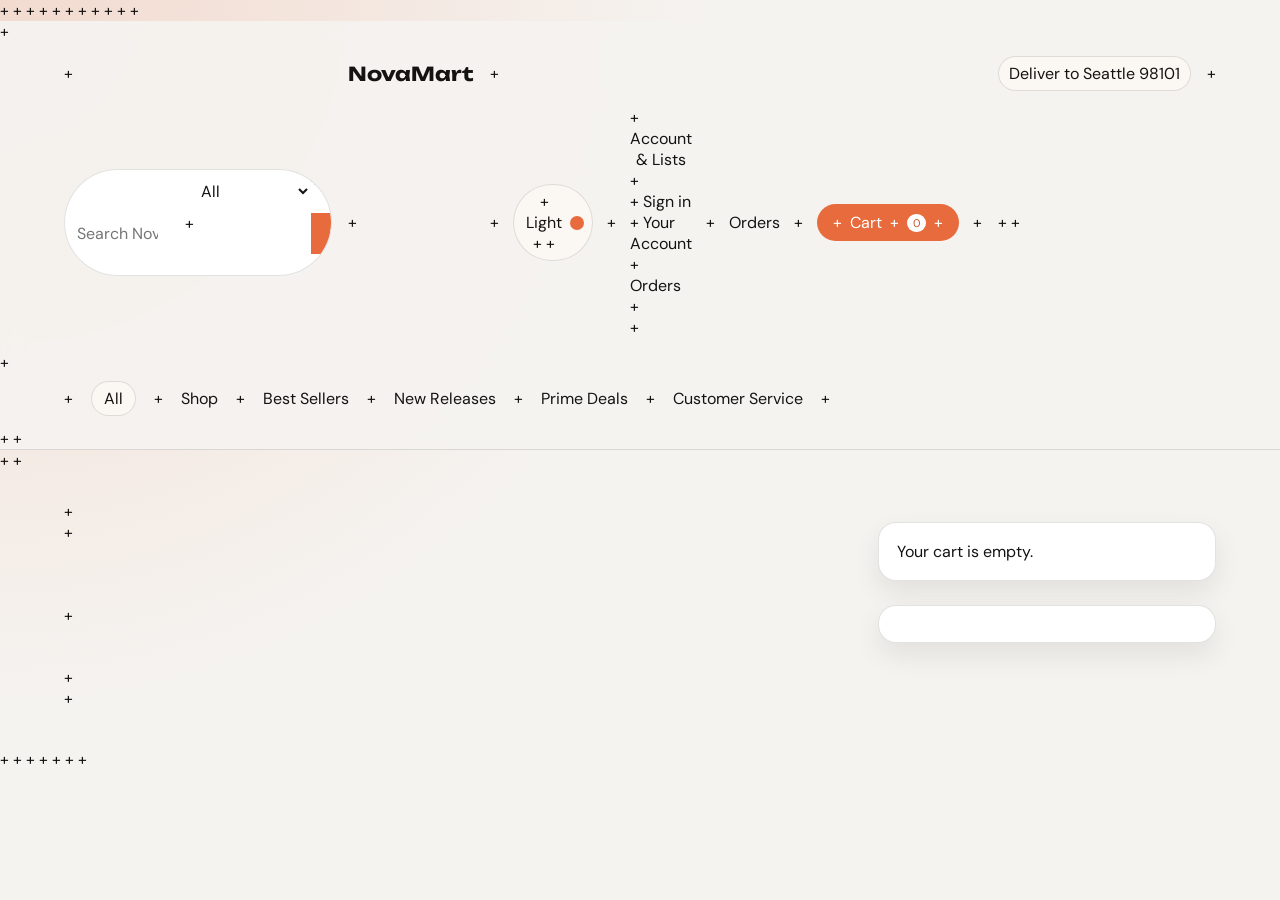
<file: cart.html>
<!DOCTYPE html>
<html lang="en">
+  <head>
+    <meta charset="UTF-8" />
+    <meta name="viewport" content="width=device-width, initial-scale=1.0" />
+    <title>NovaMart | Cart</title>
+    <link rel="preconnect" href="https://fonts.googleapis.com" />
+    <link rel="preconnect" href="https://fonts.gstatic.com" crossorigin />
+    <link
+      href="https://fonts.googleapis.com/css2?family=DM+Sans:wght@400;500;700&family=Unbounded:wght@500;700&display=swap"
+      rel="stylesheet"
+    />
+    <link rel="stylesheet" href="style.css" />
+  </head>
+  <body data-page="cart">
+    <header class="site-header" data-header>
+      <div class="topbar">
+        <a class="brand" href="index.html">NovaMart</a>
+        <button class="location" type="button">Deliver to <span>Seattle 98101</span></button>
+        <div class="search" data-search>
+          <select aria-label="Search category">
+            <option>All</option>
+            <option>Electronics</option>
+            <option>Home</option>
+            <option>Fashion</option>
+            <option>Sports</option>
+          </select>
+          <input type="search" placeholder="Search NovaMart" data-search-input />
+          <button class="search-btn" type="button">Search</button>
+          <div class="search-suggestions" data-search-suggestions></div>
+        </div>
+        <div class="top-actions">
+          <button class="theme-toggle" type="button" data-theme-toggle>
+            <span>Light</span>
+            <span class="toggle-dot"></span>
+          </button>
+          <div class="dropdown" data-dropdown>
+            <button class="link-button" type="button" data-dropdown-toggle>Account & Lists</button>
+            <div class="dropdown-menu">
+              <a href="login.html">Sign in</a>
+              <a href="login.html">Your Account</a>
+              <a href="orders.html">Orders</a>
+            </div>
+          </div>
+          <a class="orders" href="checkout.html">Orders</a>
+          <button class="cart-btn" type="button" data-cart-toggle>
+            <span>Cart</span>
+            <span class="badge" data-cart-count>0</span>
+          </button>
+        </div>
+        <button class="mobile-toggle" type="button" data-mobile-toggle>
+          <span></span>
+          <span></span>
+        </button>
+      </div>
+      <nav class="main-nav" data-nav>
+        <button class="mega-toggle" type="button" data-mega-toggle>All</button>
+        <a href="shop.html">Shop</a>
+        <a href="shop.html">Best Sellers</a>
+        <a href="shop.html">New Releases</a>
+        <a href="shop.html">Prime Deals</a>
+        <a href="shop.html">Customer Service</a>
+      </nav>
+      <div class="mega-menu" data-mega-menu>
+        <div class="mega-left">
+          <button class="mega-item active" data-mega-category="electronics">Electronics</button>
+          <button class="mega-item" data-mega-category="home">Home</button>
+          <button class="mega-item" data-mega-category="fashion">Fashion</button>
+          <button class="mega-item" data-mega-category="sports">Sports</button>
+        </div>
+        <div class="mega-content" data-mega-content></div>
+      </div>
+    </header>
+
+    <main class="cart-page" data-reveal>
+      <section class="cart-layout">
+        <div class="cart-table" data-cart-page></div>
+        <aside class="order-summary" data-order-summary></aside>
+      </section>
+    </main>
+
+    <div class="cart-drawer" data-cart-drawer>
+      <div class="cart-drawer-content">
+        <header>
+          <h3>Your Cart</h3>
+          <button class="ghost" type="button" data-cart-close>Close</button>
+        </header>
+        <div class="cart-items" data-cart-items></div>
+        <div class="cart-summary">
+          <div>
+            <span>Subtotal</span>
+            <strong data-cart-subtotal>$0.00</strong>
+          </div>
+          <a class="btn primary" href="cart.html">Go to cart</a>
+        </div>
+      </div>
+    </div>
+    <div class="toast" data-toast></div>
+    <button class="scroll-top" type="button" data-scroll-top>Top</button>
+    <script type="module" src="script.js"></script>
+  </body>
+</html>
</file>
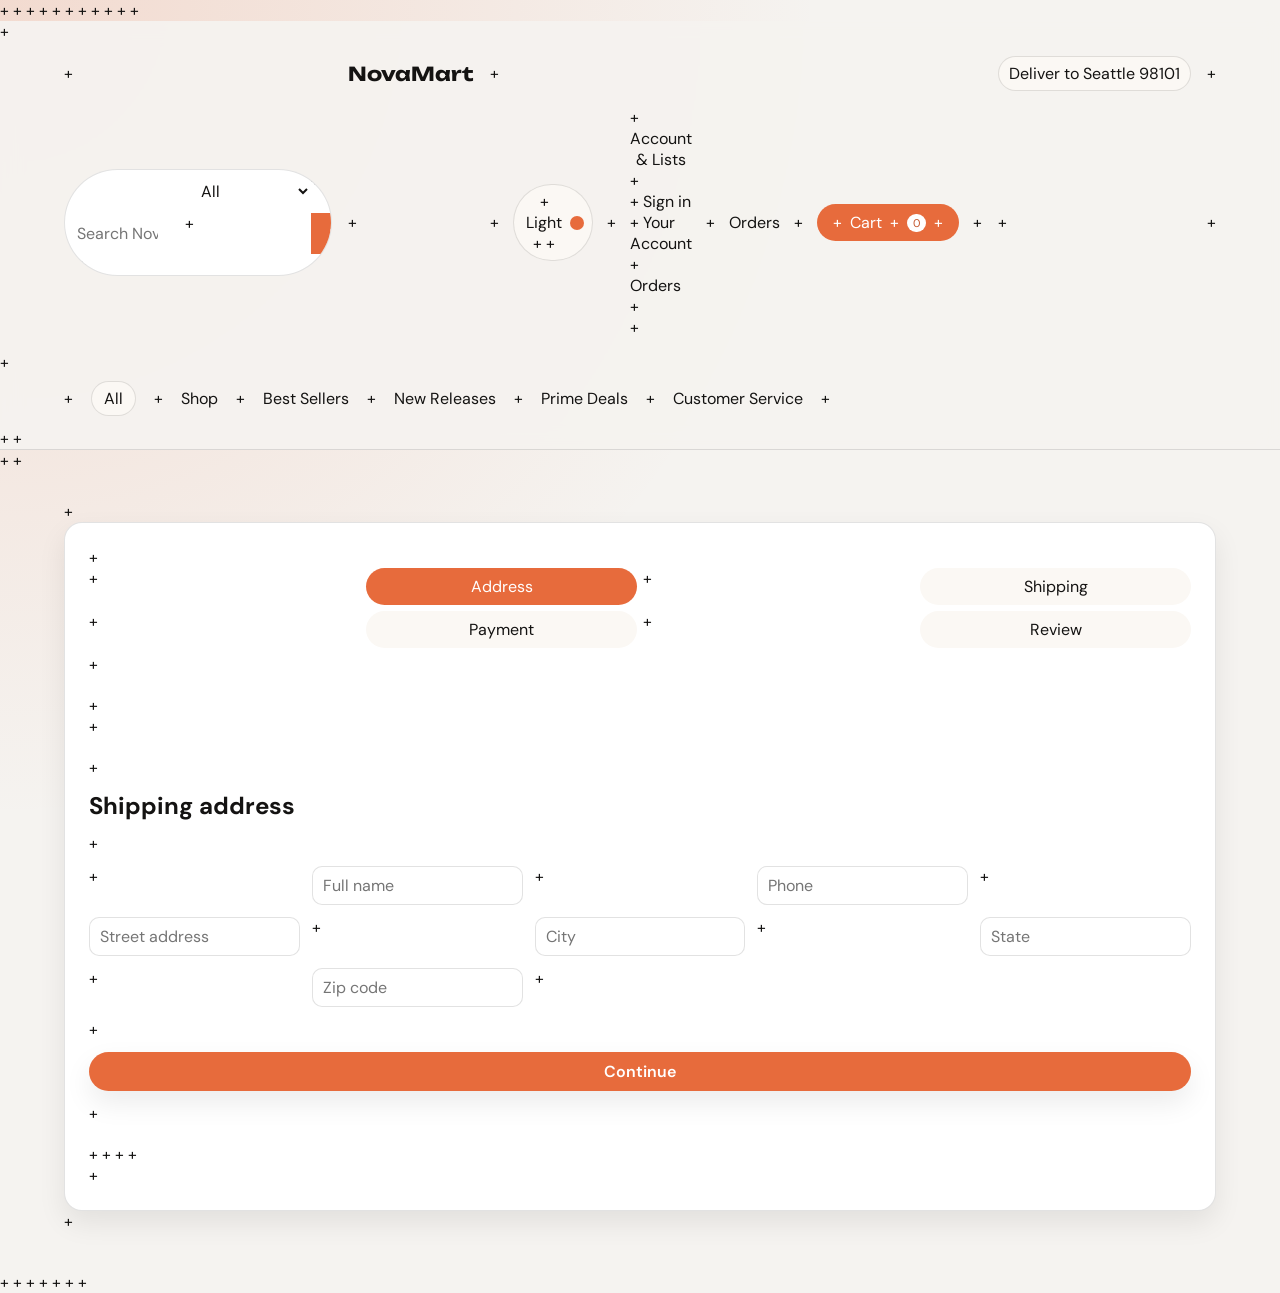
<file: checkout.html>
<!DOCTYPE html>
<html lang="en">
+  <head>
+    <meta charset="UTF-8" />
+    <meta name="viewport" content="width=device-width, initial-scale=1.0" />
+    <title>NovaMart | Checkout</title>
+    <link rel="preconnect" href="https://fonts.googleapis.com" />
+    <link rel="preconnect" href="https://fonts.gstatic.com" crossorigin />
+    <link
+      href="https://fonts.googleapis.com/css2?family=DM+Sans:wght@400;500;700&family=Unbounded:wght@500;700&display=swap"
+      rel="stylesheet"
+    />
+    <link rel="stylesheet" href="style.css" />
+  </head>
+  <body data-page="checkout">
+    <header class="site-header" data-header>
+      <div class="topbar">
+        <a class="brand" href="index.html">NovaMart</a>
+        <button class="location" type="button">Deliver to <span>Seattle 98101</span></button>
+        <div class="search" data-search>
+          <select aria-label="Search category">
+            <option>All</option>
+            <option>Electronics</option>
+            <option>Home</option>
+            <option>Fashion</option>
+            <option>Sports</option>
+          </select>
+          <input type="search" placeholder="Search NovaMart" data-search-input />
+          <button class="search-btn" type="button">Search</button>
+          <div class="search-suggestions" data-search-suggestions></div>
+        </div>
+        <div class="top-actions">
+          <button class="theme-toggle" type="button" data-theme-toggle>
+            <span>Light</span>
+            <span class="toggle-dot"></span>
+          </button>
+          <div class="dropdown" data-dropdown>
+            <button class="link-button" type="button" data-dropdown-toggle>Account & Lists</button>
+            <div class="dropdown-menu">
+              <a href="login.html">Sign in</a>
+              <a href="login.html">Your Account</a>
+              <a href="orders.html">Orders</a>
+            </div>
+          </div>
+          <a class="orders" href="checkout.html">Orders</a>
+          <button class="cart-btn" type="button" data-cart-toggle>
+            <span>Cart</span>
+            <span class="badge" data-cart-count>0</span>
+          </button>
+        </div>
+        <button class="mobile-toggle" type="button" data-mobile-toggle>
+          <span></span>
+          <span></span>
+        </button>
+      </div>
+      <nav class="main-nav" data-nav>
+        <button class="mega-toggle" type="button" data-mega-toggle>All</button>
+        <a href="shop.html">Shop</a>
+        <a href="shop.html">Best Sellers</a>
+        <a href="shop.html">New Releases</a>
+        <a href="shop.html">Prime Deals</a>
+        <a href="shop.html">Customer Service</a>
+      </nav>
+      <div class="mega-menu" data-mega-menu>
+        <div class="mega-left">
+          <button class="mega-item active" data-mega-category="electronics">Electronics</button>
+          <button class="mega-item" data-mega-category="home">Home</button>
+          <button class="mega-item" data-mega-category="fashion">Fashion</button>
+          <button class="mega-item" data-mega-category="sports">Sports</button>
+        </div>
+        <div class="mega-content" data-mega-content></div>
+      </div>
+    </header>
+
+    <main class="checkout-page" data-reveal>
+      <section class="checkout-card">
+        <div class="checkout-progress" data-checkout-progress>
+          <span class="active">Address</span>
+          <span>Shipping</span>
+          <span>Payment</span>
+          <span>Review</span>
+        </div>
+        <div class="checkout-steps" data-checkout-steps>
+          <form class="checkout-step active" data-step="0">
+            <h2>Shipping address</h2>
+            <div class="grid">
+              <input type="text" placeholder="Full name" required />
+              <input type="text" placeholder="Phone" required />
+              <input type="text" placeholder="Street address" required />
+              <input type="text" placeholder="City" required />
+              <input type="text" placeholder="State" required />
+              <input type="text" placeholder="Zip code" required />
+            </div>
+            <button class="btn primary" type="button" data-next-step>Continue</button>
+          </form>
+          <form class="checkout-step" data-step="1">
+            <h2>Shipping method</h2>
+            <label class="radio"><input type="radio" name="ship" checked /> Standard (3-5 days)</label>
+            <label class="radio"><input type="radio" name="ship" /> Express (1-2 days)</label>
+            <button class="btn primary" type="button" data-next-step>Continue</button>
+          </form>
+          <form class="checkout-step" data-step="2">
+            <h2>Payment</h2>
+            <div class="grid">
+              <input type="text" placeholder="Card number" required />
+              <input type="text" placeholder="Name on card" required />
+              <input type="text" placeholder="MM/YY" required />
+              <input type="text" placeholder="CVV" required />
+            </div>
+            <button class="btn primary" type="button" data-next-step>Continue</button>
+          </form>
+          <div class="checkout-step" data-step="3">
+            <h2>Review and place order</h2>
+            <p>Everything looks good. Place your order to confirm.</p>
+            <button class="btn primary" type="button" data-place-order>Place order</button>
+            <div class="order-confirmation" data-order-confirmation>Order confirmed. Thank you.</div>
+          </div>
+        </div>
+      </section>
+    </main>
+
+    <div class="cart-drawer" data-cart-drawer>
+      <div class="cart-drawer-content">
+        <header>
+          <h3>Your Cart</h3>
+          <button class="ghost" type="button" data-cart-close>Close</button>
+        </header>
+        <div class="cart-items" data-cart-items></div>
+        <div class="cart-summary">
+          <div>
+            <span>Subtotal</span>
+            <strong data-cart-subtotal>$0.00</strong>
+          </div>
+          <a class="btn primary" href="cart.html">Go to cart</a>
+        </div>
+      </div>
+    </div>
+    <div class="toast" data-toast></div>
+    <button class="scroll-top" type="button" data-scroll-top>Top</button>
+    <script type="module" src="script.js"></script>
+  </body>
+</html>
</file>
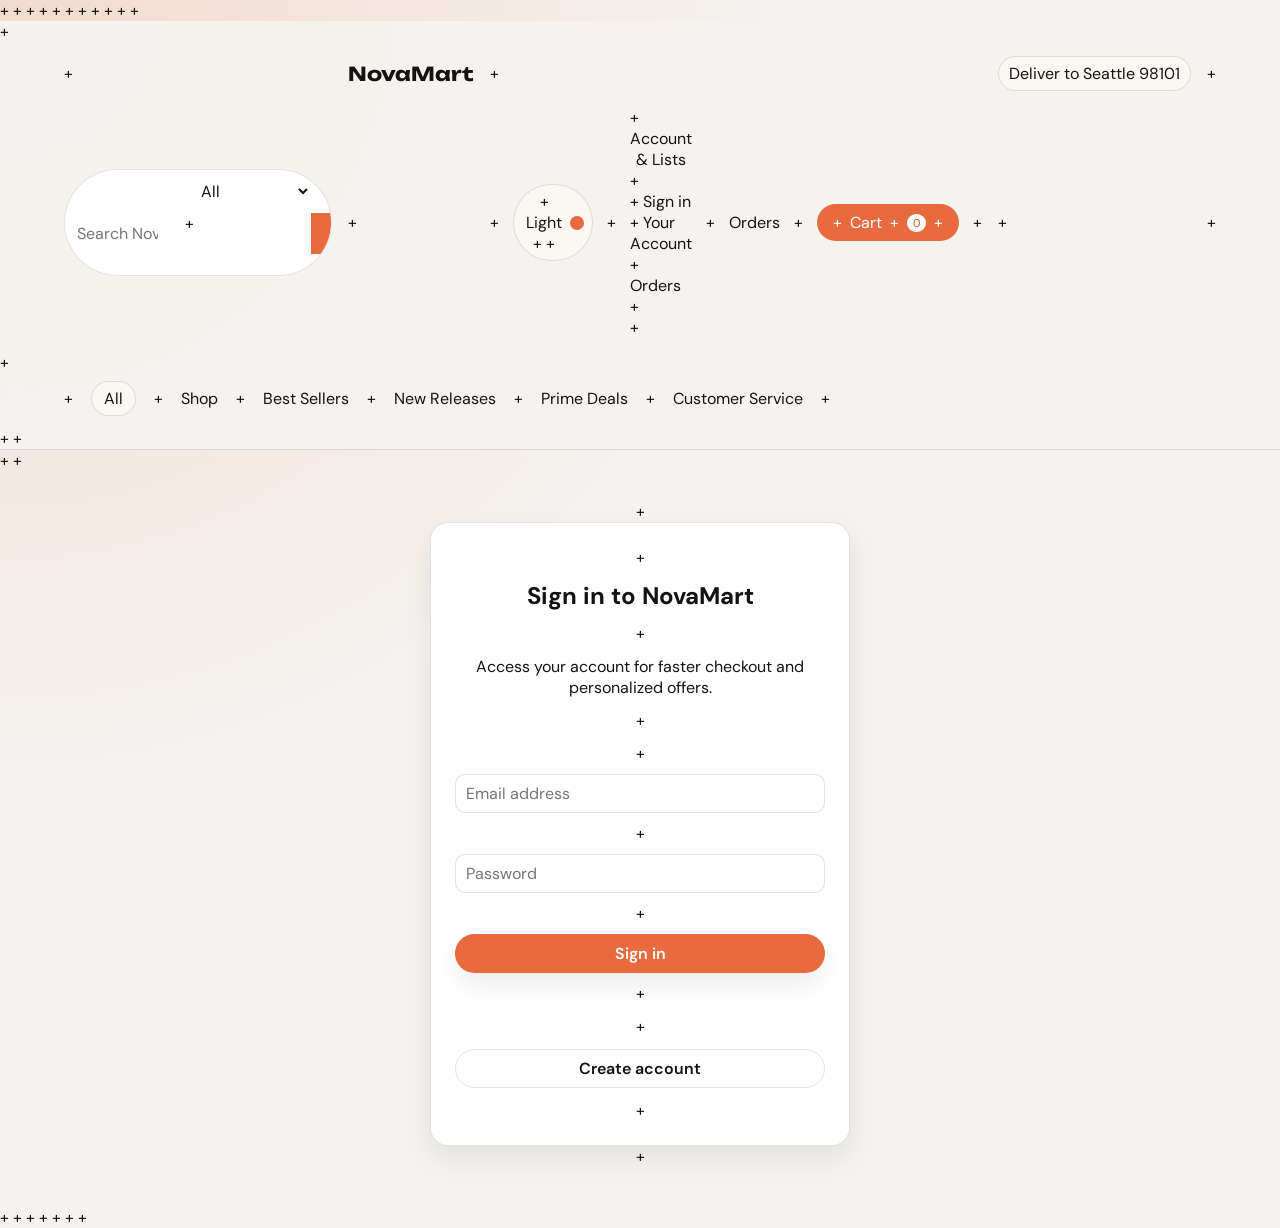
<file: login.html>
<!DOCTYPE html>
<html lang="en">
+  <head>
+    <meta charset="UTF-8" />
+    <meta name="viewport" content="width=device-width, initial-scale=1.0" />
+    <title>NovaMart | Sign In</title>
+    <link rel="preconnect" href="https://fonts.googleapis.com" />
+    <link rel="preconnect" href="https://fonts.gstatic.com" crossorigin />
+    <link
+      href="https://fonts.googleapis.com/css2?family=DM+Sans:wght@400;500;700&family=Unbounded:wght@500;700&display=swap"
+      rel="stylesheet"
+    />
+    <link rel="stylesheet" href="style.css" />
+  </head>
+  <body data-page="login">
+    <header class="site-header" data-header>
+      <div class="topbar">
+        <a class="brand" href="index.html">NovaMart</a>
+        <button class="location" type="button">Deliver to <span>Seattle 98101</span></button>
+        <div class="search" data-search>
+          <select aria-label="Search category">
+            <option>All</option>
+            <option>Electronics</option>
+            <option>Home</option>
+            <option>Fashion</option>
+            <option>Sports</option>
+          </select>
+          <input type="search" placeholder="Search NovaMart" data-search-input />
+          <button class="search-btn" type="button">Search</button>
+          <div class="search-suggestions" data-search-suggestions></div>
+        </div>
+        <div class="top-actions">
+          <button class="theme-toggle" type="button" data-theme-toggle>
+            <span>Light</span>
+            <span class="toggle-dot"></span>
+          </button>
+          <div class="dropdown" data-dropdown>
+            <button class="link-button" type="button" data-dropdown-toggle>Account & Lists</button>
+            <div class="dropdown-menu">
+              <a href="login.html">Sign in</a>
+              <a href="login.html">Your Account</a>
+              <a href="orders.html">Orders</a>
+            </div>
+          </div>
+          <a class="orders" href="checkout.html">Orders</a>
+          <button class="cart-btn" type="button" data-cart-toggle>
+            <span>Cart</span>
+            <span class="badge" data-cart-count>0</span>
+          </button>
+        </div>
+        <button class="mobile-toggle" type="button" data-mobile-toggle>
+          <span></span>
+          <span></span>
+        </button>
+      </div>
+      <nav class="main-nav" data-nav>
+        <button class="mega-toggle" type="button" data-mega-toggle>All</button>
+        <a href="shop.html">Shop</a>
+        <a href="shop.html">Best Sellers</a>
+        <a href="shop.html">New Releases</a>
+        <a href="shop.html">Prime Deals</a>
+        <a href="shop.html">Customer Service</a>
+      </nav>
+      <div class="mega-menu" data-mega-menu>
+        <div class="mega-left">
+          <button class="mega-item active" data-mega-category="electronics">Electronics</button>
+          <button class="mega-item" data-mega-category="home">Home</button>
+          <button class="mega-item" data-mega-category="fashion">Fashion</button>
+          <button class="mega-item" data-mega-category="sports">Sports</button>
+        </div>
+        <div class="mega-content" data-mega-content></div>
+      </div>
+    </header>
+
+    <main class="login-page" data-reveal>
+      <section class="login-card">
+        <h1>Sign in to NovaMart</h1>
+        <p>Access your account for faster checkout and personalized offers.</p>
+        <form class="login-form" data-login-form>
+          <input type="email" placeholder="Email address" required />
+          <input type="password" placeholder="Password" required />
+          <button class="btn primary" type="submit">Sign in</button>
+        </form>
+        <button class="btn ghost" type="button">Create account</button>
+      </section>
+    </main>
+
+    <div class="cart-drawer" data-cart-drawer>
+      <div class="cart-drawer-content">
+        <header>
+          <h3>Your Cart</h3>
+          <button class="ghost" type="button" data-cart-close>Close</button>
+        </header>
+        <div class="cart-items" data-cart-items></div>
+        <div class="cart-summary">
+          <div>
+            <span>Subtotal</span>
+            <strong data-cart-subtotal>$0.00</strong>
+          </div>
+          <a class="btn primary" href="cart.html">Go to cart</a>
+        </div>
+      </div>
+    </div>
+    <div class="toast" data-toast></div>
+    <button class="scroll-top" type="button" data-scroll-top>Top</button>
+    <script type="module" src="script.js"></script>
+  </body>
+</html>
</file>
<file: style.css>
:root {
  color-scheme: light;
  --bg: #f5f3f0;
  --surface: #ffffff;
  --surface-alt: #fbf8f4;
  --text: #141312;
  --text-muted: #6b6560;
  --accent: #e76b3c;
  --accent-dark: #c4572f;
  --border: rgba(20, 19, 18, 0.12);
  --shadow: 0 18px 40px rgba(0, 0, 0, 0.12);
  --shadow-soft: 0 12px 28px rgba(0, 0, 0, 0.08);
  --radius: 18px;
  --radius-sm: 12px;
  --transition: 0.25s ease;
}

[data-theme="dark"] {
  color-scheme: dark;
  --bg: #141312;
  --surface: #1c1b19;
  --surface-alt: #221f1c;
  --text: #f5f1ec;
  --text-muted: #b3aca6;
  --accent: #f2a45d;
  --accent-dark: #da8743;
  --border: rgba(245, 241, 236, 0.18);
  --shadow: 0 18px 40px rgba(0, 0, 0, 0.4);
  --shadow-soft: 0 12px 28px rgba(0, 0, 0, 0.28);
}

* {
  box-sizing: border-box;
  margin: 0;
  padding: 0;
}

body {
  font-family: "DM Sans", sans-serif;
  background: radial-gradient(circle at top left, rgba(231, 107, 60, 0.18), transparent 45%),
    var(--bg);
  color: var(--text);
  min-height: 100vh;
}

a {
  color: inherit;
  text-decoration: none;
}

button,
input,
select {
  font: inherit;
  color: inherit;
}

img {
  max-width: 100%;
  display: block;
}

.site-header {
  position: sticky;
  top: 0;
  z-index: 40;
  background: rgba(245, 243, 240, 0.94);
  border-bottom: 1px solid var(--border);
  backdrop-filter: blur(10px);
}

[data-theme="dark"] .site-header {
  background: rgba(20, 19, 18, 0.92);
}

.topbar {
  display: grid;
  grid-template-columns: auto auto 1fr auto auto;
  align-items: center;
  gap: 16px;
  padding: 14px 5vw;
}

.brand {
  font-family: "Unbounded", sans-serif;
  font-size: 1.2rem;
  font-weight: 700;
}

.location {
  border: 1px solid var(--border);
  background: var(--surface-alt);
  padding: 6px 10px;
  border-radius: 999px;
  cursor: pointer;
}

.search {
  display: grid;
  grid-template-columns: 120px 1fr auto;
  background: var(--surface);
  border: 1px solid var(--border);
  border-radius: 999px;
  overflow: hidden;
  position: relative;
}

.search select,
.search input {
  border: none;
  padding: 10px 12px;
  background: transparent;
}

.search input:focus {
  outline: none;
}

.search-btn {
  border: none;
  background: var(--accent);
  color: #fff;
  padding: 10px 18px;
  cursor: pointer;
}

.search-suggestions {
  position: absolute;
  top: 110%;
  left: 0;
  right: 0;
  background: var(--surface);
  border-radius: var(--radius-sm);
  border: 1px solid var(--border);
  box-shadow: var(--shadow-soft);
  display: none;
  padding: 8px;
  z-index: 30;
}

.search-suggestions.open {
  display: grid;
  gap: 6px;
}

.search-suggestions button {
  border: none;
  background: transparent;
  text-align: left;
  padding: 6px 8px;
  border-radius: 8px;
  cursor: pointer;
}

.search-suggestions button:hover {
  background: var(--surface-alt);
}

.top-actions {
  display: flex;
  align-items: center;
  gap: 14px;
}

.theme-toggle {
  border: 1px solid var(--border);
  background: var(--surface-alt);
  border-radius: 999px;
  padding: 6px 30px 6px 12px;
  position: relative;
  cursor: pointer;
}

.theme-toggle .toggle-dot {
  position: absolute;
  right: 8px;
  top: 50%;
  width: 14px;
  height: 14px;
  border-radius: 50%;
  background: var(--accent);
  transform: translateY(-50%);
  transition: transform var(--transition);
}

[data-theme="dark"] .theme-toggle .toggle-dot {
  transform: translate(-14px, -50%);
}

.link-button,
.orders {
  border: none;
  background: transparent;
  cursor: pointer;
}

.cart-btn {
  border: none;
  background: var(--accent);
  color: #fff;
  border-radius: 999px;
  padding: 8px 16px;
  display: flex;
  align-items: center;
  gap: 8px;
  cursor: pointer;
  position: relative;
}

.badge {
  background: #fff;
  color: var(--accent-dark);
  border-radius: 999px;
  padding: 2px 6px;
  font-size: 0.7rem;
}

.mobile-toggle {
  display: none;
  border: none;
  background: transparent;
  cursor: pointer;
  gap: 4px;
  flex-direction: column;
}

.mobile-toggle span {
  width: 20px;
  height: 2px;
  background: var(--text);
}

.main-nav {
  display: flex;
  align-items: center;
  gap: 18px;
  padding: 8px 5vw 12px;
}

.mega-toggle {
  border: 1px solid var(--border);
  background: var(--surface-alt);
  border-radius: 999px;
  padding: 6px 12px;
  cursor: pointer;
}

.mega-menu {
  position: absolute;
  top: 100%;
  left: 0;
  right: 0;
  background: var(--surface);
  border-bottom: 1px solid var(--border);
  box-shadow: var(--shadow);
  display: none;
  grid-template-columns: 200px 1fr;
  gap: 24px;
  padding: 24px 5vw;
  transform-origin: top;
  animation: slideFade 0.3s ease;
}

.mega-menu.open {
  display: grid;
}

.mega-left {
  display: grid;
  gap: 10px;
}

.mega-item {
  border: none;
  background: var(--surface-alt);
  padding: 10px 12px;
  border-radius: 10px;
  text-align: left;
  cursor: pointer;
}

.mega-item.active {
  background: var(--accent);
  color: #fff;
}

.mega-content {
  display: grid;
  grid-template-columns: repeat(auto-fit, minmax(180px, 1fr));
  gap: 16px;
}

.mega-card {
  background: var(--surface-alt);
  border-radius: 14px;
  padding: 12px;
  display: grid;
  gap: 8px;
}

.hero {
  position: relative;
  overflow: hidden;
}

.hero-track {
  display: flex;
  transition: transform 0.6s ease;
}

.hero-slide {
  min-width: 100%;
  padding: 80px 8vw;
  display: grid;
  grid-template-columns: repeat(auto-fit, minmax(260px, 1fr));
  align-items: center;
  gap: 24px;
  background: var(--surface-alt);
}

.hero-slide h1 {
  font-family: "Unbounded", sans-serif;
  font-size: clamp(2rem, 3.8vw, 3.4rem);
}

.hero-slide p {
  color: var(--text-muted);
  margin: 12px 0 20px;
}

.hero-controls {
  position: absolute;
  left: 5vw;
  right: 5vw;
  bottom: 20px;
  display: flex;
  justify-content: space-between;
}

.hero-controls .ghost {
  border: 1px solid var(--border);
  background: var(--surface);
  border-radius: 999px;
  padding: 6px 12px;
  cursor: pointer;
}

.hero-indicators {
  position: absolute;
  bottom: 20px;
  left: 50%;
  transform: translateX(-50%);
  display: flex;
  gap: 6px;
}

.hero-indicators span {
  width: 8px;
  height: 8px;
  border-radius: 50%;
  background: var(--border);
}

.hero-indicators span.active {
  background: var(--accent);
}

.section-header {
  display: flex;
  align-items: center;
  justify-content: space-between;
  gap: 16px;
  padding: 30px 5vw 16px;
}

.section-header h2 {
  font-family: "Unbounded", sans-serif;
  font-size: 1.6rem;
}

.section-header p {
  color: var(--text-muted);
}

.deals,
.product-grid-section,
.recommendations {
  padding-bottom: 20px;
}

.scroll-row {
  display: grid;
  grid-template-columns: auto 1fr auto;
  align-items: center;
  gap: 12px;
  padding: 0 5vw 20px;
}

.scroll-btn {
  border: 1px solid var(--border);
  background: var(--surface);
  border-radius: 999px;
  width: 34px;
  height: 34px;
  cursor: pointer;
}

.deal-track,
.carousel-track {
  display: grid;
  grid-auto-flow: column;
  grid-auto-columns: minmax(200px, 1fr);
  gap: 14px;
  overflow-x: auto;
  scroll-snap-type: x mandatory;
  padding-bottom: 10px;
}

.deal-track::-webkit-scrollbar,
.carousel-track::-webkit-scrollbar {
  height: 6px;
}

.deal-track::-webkit-scrollbar-thumb,
.carousel-track::-webkit-scrollbar-thumb {
  background: var(--border);
  border-radius: 999px;
}

.product-card,
.deal-card {
  background: var(--surface);
  border-radius: var(--radius);
  padding: 14px;
  display: grid;
  gap: 10px;
  box-shadow: var(--shadow-soft);
  border: 1px solid var(--border);
  position: relative;
  overflow: hidden;
  scroll-snap-align: start;
  transition: transform var(--transition), box-shadow var(--transition);
}

.product-card:hover,
.deal-card:hover {
  transform: translateY(-6px);
  box-shadow: var(--shadow);
}

.product-card img {
  border-radius: 12px;
  height: 180px;
  object-fit: cover;
  transition: transform var(--transition);
}

.product-card:hover img {
  transform: scale(1.05);
}

.product-actions {
  display: grid;
  gap: 8px;
}

.product-card .quick-view {
  opacity: 0;
  transform: translateY(10px);
  transition: var(--transition);
}

.product-card:hover .quick-view {
  opacity: 1;
  transform: translateY(0);
}

.wishlist {
  position: absolute;
  top: 12px;
  right: 12px;
  border: none;
  background: rgba(255, 255, 255, 0.9);
  border-radius: 50%;
  width: 32px;
  height: 32px;
  cursor: pointer;
  transition: transform var(--transition);
}

.wishlist.active {
  transform: scale(1.1);
}

.product-grid {
  display: grid;
  grid-template-columns: repeat(auto-fit, minmax(220px, 1fr));
  gap: 16px;
  padding: 0 5vw 30px;
}

.btn {
  border-radius: 999px;
  padding: 8px 16px;
  border: 1px solid transparent;
  cursor: pointer;
  font-weight: 600;
  transition: transform var(--transition), box-shadow var(--transition);
}

.btn.primary {
  background: var(--accent);
  color: #fff;
  box-shadow: var(--shadow-soft);
}

.btn.primary:hover {
  transform: translateY(-2px);
  box-shadow: var(--shadow);
}

.btn.ghost {
  border: 1px solid var(--border);
  background: transparent;
}

.link {
  color: var(--accent);
  font-weight: 600;
}

.shop-layout {
  display: grid;
  grid-template-columns: 260px 1fr;
  gap: 20px;
  padding: 20px 5vw 40px;
}

.filters {
  background: var(--surface);
  border-radius: var(--radius);
  padding: 18px;
  display: grid;
  gap: 16px;
  border: 1px solid var(--border);
  box-shadow: var(--shadow-soft);
}

.filters label {
  display: grid;
  gap: 8px;
}

.checkbox {
  display: flex;
  align-items: center;
  gap: 8px;
}

.shop-header {
  display: flex;
  align-items: center;
  justify-content: space-between;
  gap: 16px;
  margin-bottom: 20px;
}

.pagination {
  display: flex;
  gap: 6px;
  justify-content: flex-end;
}

.pagination button {
  border: 1px solid var(--border);
  background: var(--surface);
  border-radius: 999px;
  padding: 6px 12px;
  cursor: pointer;
}

.pagination button.active {
  background: var(--accent);
  color: #fff;
  border-color: transparent;
}

.product-page {
  padding: 30px 5vw 40px;
}

.product-detail {
  display: grid;
  grid-template-columns: repeat(auto-fit, minmax(280px, 1fr));
  gap: 24px;
  margin-bottom: 40px;
}

.gallery {
  display: grid;
  gap: 12px;
}

.gallery-main {
  border-radius: var(--radius);
  overflow: hidden;
  border: 1px solid var(--border);
  background: var(--surface);
}

.gallery-main img {
  height: 320px;
  width: 100%;
  object-fit: cover;
  transition: transform var(--transition);
}

.gallery-main:hover img {
  transform: scale(1.05);
}

.gallery-thumbs {
  display: flex;
  gap: 8px;
}

.gallery-thumbs img {
  width: 64px;
  height: 64px;
  border-radius: 12px;
  object-fit: cover;
  border: 2px solid transparent;
  cursor: pointer;
}

.gallery-thumbs img.active {
  border-color: var(--accent);
}

.gallery-thumbs img:focus-visible {
  outline: 2px solid var(--accent);
  outline-offset: 2px;
}

.product-info {
  display: grid;
  gap: 12px;
}

.rating {
  display: flex;
  gap: 4px;
  color: #f1b24e;
}

.quantity {
  display: flex;
  gap: 8px;
  align-items: center;
}

.quantity button {
  border: 1px solid var(--border);
  background: var(--surface-alt);
  width: 32px;
  height: 32px;
  border-radius: 8px;
  cursor: pointer;
}

.accordion {
  border-top: 1px solid var(--border);
}

.accordion button {
  width: 100%;
  border: none;
  background: transparent;
  text-align: left;
  padding: 12px 0;
  cursor: pointer;
}

.accordion-content {
  display: none;
  color: var(--text-muted);
  padding-bottom: 10px;
}

.accordion.open .accordion-content {
  display: block;
}

.cart-page {
  padding: 30px 5vw 40px;
}

.cart-layout {
  display: grid;
  grid-template-columns: 1.4fr 0.6fr;
  gap: 24px;
}

.cart-item {
  display: grid;
  grid-template-columns: 90px 1fr auto;
  gap: 16px;
  align-items: center;
  padding: 12px 0;
  border-bottom: 1px solid var(--border);
}

.cart-table {
  background: var(--surface);
  border-radius: var(--radius);
  padding: 18px;
  border: 1px solid var(--border);
  box-shadow: var(--shadow-soft);
}

.order-summary {
  background: var(--surface);
  border-radius: var(--radius);
  padding: 18px;
  border: 1px solid var(--border);
  box-shadow: var(--shadow-soft);
  position: sticky;
  top: 120px;
  height: fit-content;
}

.order-summary input {
  width: 100%;
  border: 1px solid var(--border);
  border-radius: 8px;
  padding: 8px 10px;
  margin: 10px 0;
}

.checkout-page {
  padding: 30px 5vw 40px;
}

.checkout-card {
  background: var(--surface);
  border-radius: var(--radius);
  padding: 24px;
  border: 1px solid var(--border);
  box-shadow: var(--shadow-soft);
}

.checkout-progress {
  display: grid;
  grid-template-columns: repeat(4, 1fr);
  gap: 6px;
  margin-bottom: 20px;
}

.checkout-progress span {
  padding: 8px;
  border-radius: 999px;
  text-align: center;
  background: var(--surface-alt);
}

.checkout-progress span.active {
  background: var(--accent);
  color: #fff;
}

.checkout-steps {
  display: grid;
  gap: 20px;
}

.checkout-step {
  display: none;
  gap: 12px;
}

.checkout-step.active {
  display: grid;
}

.checkout-step .grid {
  display: grid;
  grid-template-columns: repeat(auto-fit, minmax(180px, 1fr));
  gap: 12px;
}

.checkout-step input {
  border: 1px solid var(--border);
  border-radius: 10px;
  padding: 8px 10px;
}

.order-confirmation {
  margin-top: 12px;
  display: none;
  color: var(--accent);
  font-weight: 600;
}

.order-confirmation.show {
  display: block;
}

.login-page {
  padding: 30px 5vw 40px;
  display: grid;
  place-items: center;
}

.login-card {
  background: var(--surface);
  border-radius: var(--radius);
  padding: 24px;
  border: 1px solid var(--border);
  box-shadow: var(--shadow-soft);
  width: min(420px, 100%);
  display: grid;
  gap: 12px;
  text-align: center;
}

.login-form {
  display: grid;
  gap: 10px;
}

.login-form input {
  border: 1px solid var(--border);
  border-radius: 10px;
  padding: 8px 10px;
}

.site-footer {
  display: grid;
  grid-template-columns: repeat(auto-fit, minmax(220px, 1fr));
  gap: 20px;
  padding: 40px 5vw 50px;
  background: var(--surface);
  border-top: 1px solid var(--border);
}

.cart-drawer {
  position: fixed;
  inset: 0;
  background: rgba(0, 0, 0, 0.4);
  display: grid;
  justify-items: end;
  opacity: 0;
  pointer-events: none;
  transition: opacity var(--transition);
  z-index: 60;
}

.cart-drawer.open {
  opacity: 1;
  pointer-events: auto;
}

.cart-drawer-content {
  width: min(380px, 100%);
  background: var(--surface);
  height: 100%;
  padding: 20px;
  display: grid;
  grid-template-rows: auto 1fr auto;
  gap: 12px;
  box-shadow: var(--shadow);
}

.cart-items {
  display: grid;
  gap: 12px;
  overflow-y: auto;
}

.cart-summary {
  display: grid;
  gap: 10px;
}

.cart-summary div {
  display: flex;
  justify-content: space-between;
  align-items: center;
}

.toast {
  position: fixed;
  bottom: 20px;
  right: 20px;
  background: var(--surface);
  border: 1px solid var(--border);
  border-radius: 12px;
  padding: 12px 16px;
  box-shadow: var(--shadow-soft);
  opacity: 0;
  transform: translateY(10px);
  transition: var(--transition);
  z-index: 70;
}

.toast.show {
  opacity: 1;
  transform: translateY(0);
}

.scroll-top {
  position: fixed;
  right: 20px;
  bottom: 90px;
  border: none;
  background: var(--accent);
  color: #fff;
  border-radius: 999px;
  padding: 8px 14px;
  cursor: pointer;
  opacity: 0;
  pointer-events: none;
  transition: var(--transition);
}

.scroll-top.show {
  opacity: 1;
  pointer-events: auto;
}

.reveal {
  opacity: 0;
  transform: translateY(20px);
  transition: var(--transition);
}

.reveal.visible {
  opacity: 1;
  transform: translateY(0);
}

@keyframes slideFade {
  from {
    opacity: 0;
    transform: translateY(-10px);
  }
  to {
    opacity: 1;
    transform: translateY(0);
  }
}

@media (max-width: 1100px) {
  .topbar {
    grid-template-columns: auto 1fr auto;
  }

  .location,
  .orders {
    display: none;
  }
}

@media (max-width: 900px) {
  .topbar {
    grid-template-columns: auto 1fr auto;
  }

  .main-nav {
    display: none;
    flex-direction: column;
    gap: 10px;
    padding: 10px 5vw 16px;
  }

  .site-header.nav-open .main-nav {
    display: flex;
  }

  .mobile-toggle {
    display: flex;
  }

  .shop-layout {
    grid-template-columns: 1fr;
  }

  .cart-layout {
    grid-template-columns: 1fr;
  }
}

@media (max-width: 600px) {
  .topbar {
    grid-template-columns: 1fr;
  }

  .search {
    grid-template-columns: 1fr;
    border-radius: 16px;
  }

  .search select {
    display: none;
  }

  .top-actions {
    justify-content: space-between;
  }
}
</file>
